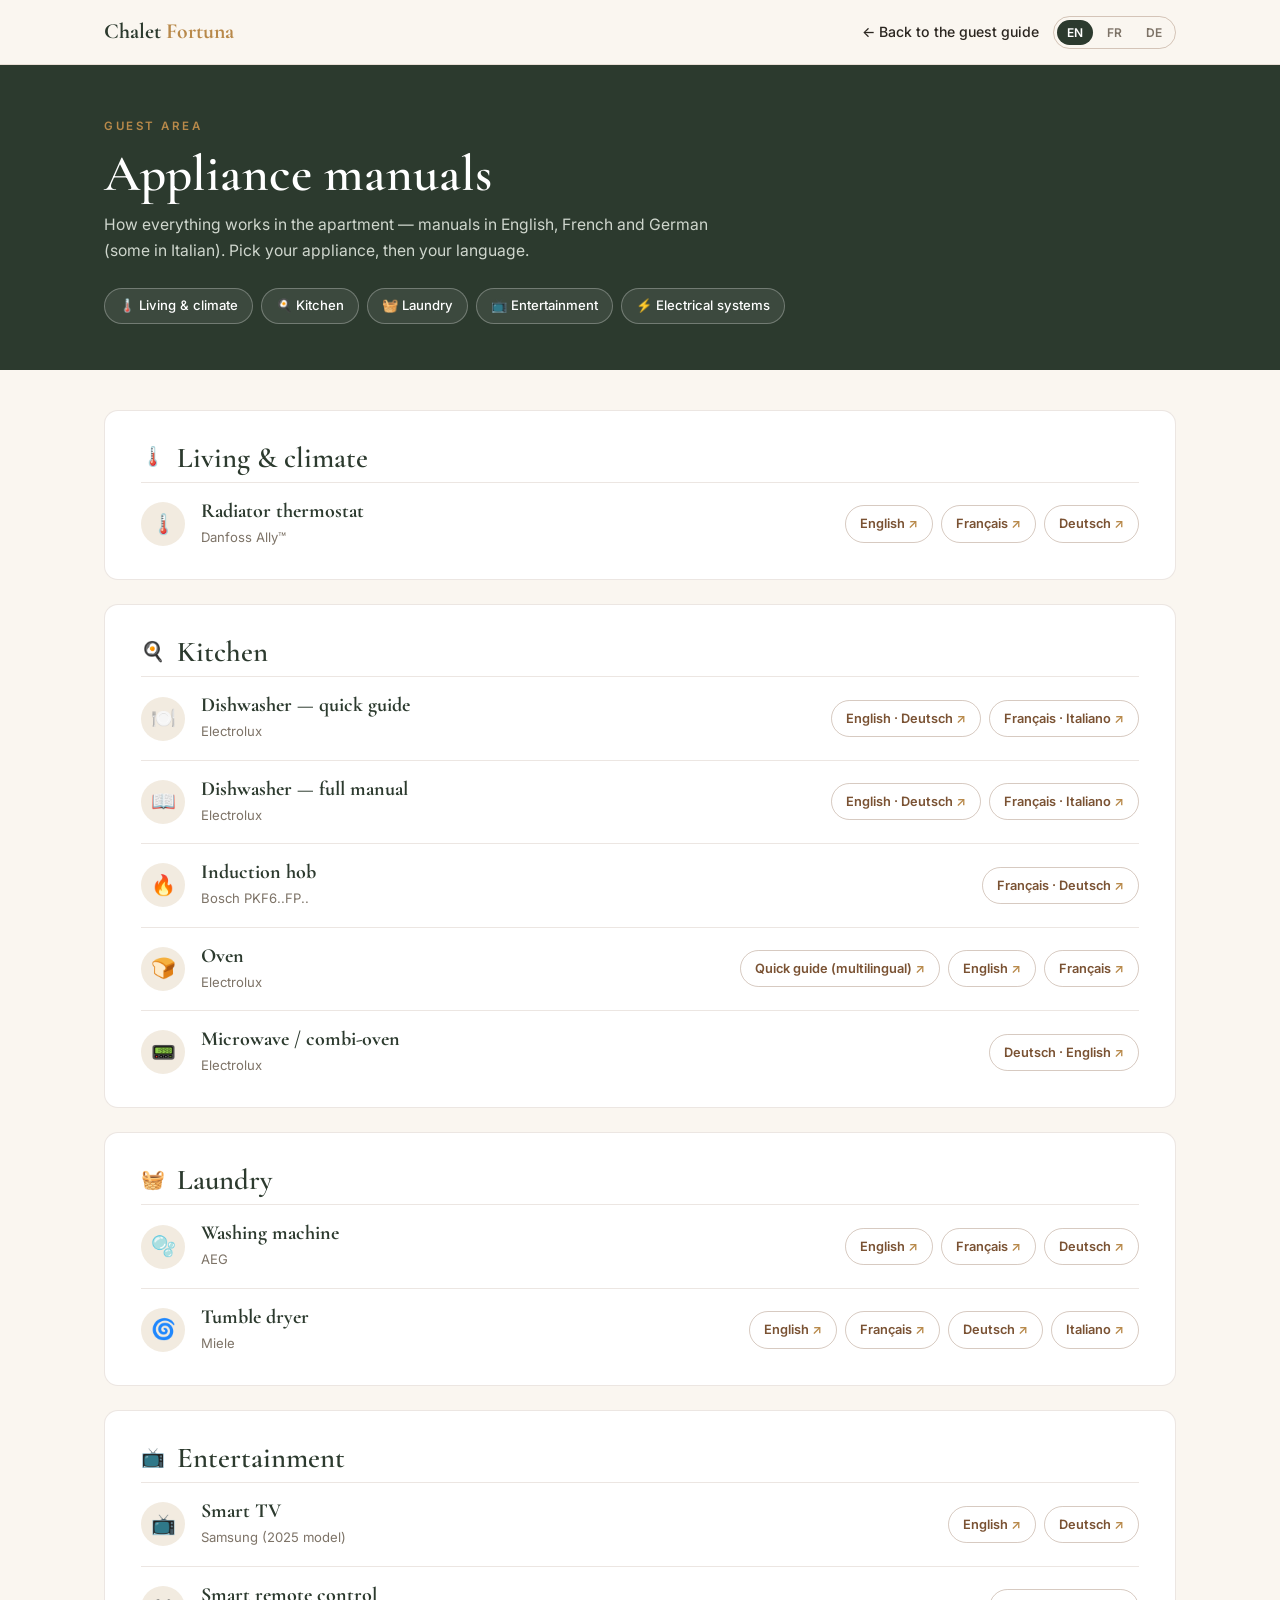
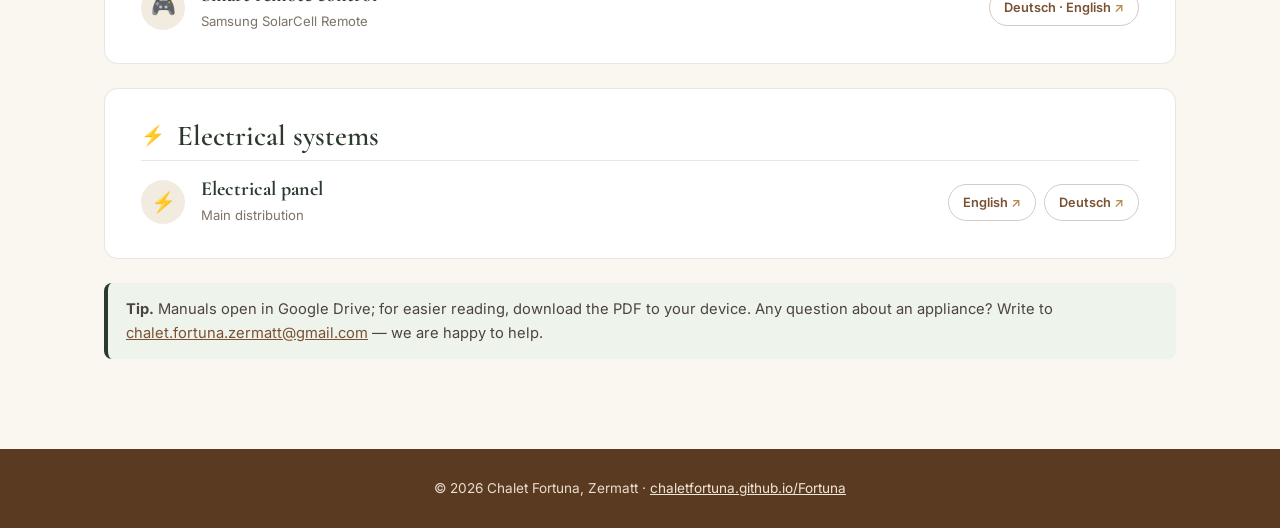
<file: fortuna_appliances.html>
<!DOCTYPE html>
<html lang="en">
<head>
<meta charset="UTF-8">
<meta name="viewport" content="width=device-width, initial-scale=1.0">
<meta name="robots" content="noindex, nofollow">
<title>Appliance manuals — Chalet Fortuna, Zermatt</title>
<link rel="preconnect" href="https://fonts.googleapis.com">
<link rel="preconnect" href="https://fonts.gstatic.com" crossorigin>
<link href="https://fonts.googleapis.com/css2?family=Cormorant+Garamond:wght@500;600;700&family=Inter:wght@400;500;600&display=swap" rel="stylesheet">
<link rel="icon" href="favicon.svg" type="image/svg+xml">
<meta name="theme-color" content="#2c3a2e">
<link rel="stylesheet" href="fortuna.css?v=2026-09-17">
<style>
/* Page-specific styles only — colours, fonts, nav, buttons and footer live in fortuna.css */
.page-head{background:var(--pine);color:#f4f1ea;padding:52px 0 46px}
.page-head h1{color:#fff;font-size:clamp(2.2rem,5vw,3.2rem);font-weight:600;line-height:1.1;margin-bottom:10px}
.page-head p{color:var(--on-dark);max-width:620px;font-size:.98rem}
.jump{display:flex;flex-wrap:wrap;gap:8px;margin-top:24px}
.jump a{text-decoration:none;color:#fff;font-size:.82rem;font-weight:500;border:1px solid rgba(255,255,255,.28);border-radius:20px;padding:6px 14px;background:rgba(255,255,255,.08)}
.jump a:hover{background:var(--gold);border-color:var(--gold)}
main.container{padding-top:40px;padding-bottom:72px}
.cat{padding:30px 36px 14px;margin-bottom:24px;scroll-margin-top:84px}
.cat h2{font-size:1.8rem;font-weight:600;line-height:1.15;display:flex;align-items:center;gap:12px;margin-bottom:8px}
.cat-ico{font-size:1.2rem}
.manual{display:flex;align-items:center;gap:16px;padding:16px 0;border-top:1px solid var(--line)}
.manual-ico{flex:none;width:44px;height:44px;border-radius:50%;background:var(--cream-2);display:flex;align-items:center;justify-content:center;font-size:1.25rem}
.manual-name{flex:1;min-width:0}
.manual-name b{display:block;font-family:var(--serif);font-size:1.25rem;font-weight:700;color:var(--pine);line-height:1.2}
.manual-name span{font-size:.82rem;color:var(--muted)}
.manual-langs{display:flex;flex-wrap:wrap;gap:8px;justify-content:flex-end}
.manual-langs a{text-decoration:none;font-size:.8rem;font-weight:600;color:var(--wood);border:1px solid var(--line-strong);border-radius:20px;padding:7px 14px;white-space:nowrap;transition:.2s}
.manual-langs a::after{content:" ↗";color:var(--gold)}
.manual-langs a:hover{background:var(--gold);border-color:var(--gold);color:#fff}
.manual-langs a:hover::after{color:#fff}
@media(max-width:640px){
  .cat{padding:22px 20px 8px}
  .manual{flex-wrap:wrap}
  .manual-langs{width:100%;justify-content:flex-start;padding-left:60px}
}
</style>
<!-- Visitor statistics (GoatCounter, no cookies) -->
<script data-goatcounter="https://villasfortuna.goatcounter.com/count" async src="//gc.zgo.at/count.js"></script>
</head>
<body>

<nav>
  <div class="container nav-inner">
    <a href="index.html" class="brand">Chalet <span>Fortuna</span></a>
    <div class="nav-right">
      <a href="guest.html" id="backLink">← <span class="nav-long" data-t="back">Back to the guest guide</span><span class="nav-short" data-t="back_short">Guest guide</span></a>
      <div class="lang" aria-label="Language">
        <button data-lang="en" class="active">EN</button>
        <button data-lang="fr">FR</button>
        <button data-lang="de">DE</button>
      </div>
    </div>
  </div>
</nav>

<header class="page-head">
  <div class="container">
    <div class="section-label" data-t="label">Guest area</div>
    <h1 data-t="h1">Appliance manuals</h1>
    <p data-t="intro">How everything works in the apartment — manuals in English, French and German (some in Italian). Pick your appliance, then your language.</p>
    <div class="jump"><a href="#climate">🌡️ <span data-t="c_climate">Living &amp; climate</span></a><a href="#kitchen">🍳 <span data-t="c_kitchen">Kitchen</span></a><a href="#laundry">🧺 <span data-t="c_laundry">Laundry</span></a><a href="#tv">📺 <span data-t="c_tv">Entertainment</span></a><a href="#electric">⚡ <span data-t="c_electric">Electrical systems</span></a></div>
  </div>
</header>

<main class="container">
  <!-- To add a manual: copy one <div class="manual">…</div> block and change the name, brand and Google Drive links. -->

    <!-- ===== LIVING & CLIMATE ===== -->
    <section class="panel cat" id="climate">
      <h2><span class="cat-ico">🌡️</span><span data-t="c_climate">Living &amp; climate</span></h2>
      <div class="manual">
        <span class="manual-ico">🌡️</span>
        <div class="manual-name"><b data-t="n_thermo">Radiator thermostat</b><span>Danfoss Ally™</span></div>
        <div class="manual-langs">
          <a href="https://drive.google.com/file/d/1aDeKR5OVqIhlaNCeUjsejx7bUrwEfY3k/view?usp=drivesdk" target="_blank" rel="noopener">English</a>
          <a href="https://drive.google.com/file/d/13-buYyTfqZ6dkatYB8R_QvemQt4rkiOA/view?usp=drivesdk" target="_blank" rel="noopener">Français</a>
          <a href="https://drive.google.com/file/d/1v-3bJww5oPzD93eryQGzHuhL8JuT0--V/view?usp=drivesdk" target="_blank" rel="noopener">Deutsch</a>
        </div>
      </div>
    </section>

    <!-- ===== KITCHEN ===== -->
    <section class="panel cat" id="kitchen">
      <h2><span class="cat-ico">🍳</span><span data-t="c_kitchen">Kitchen</span></h2>
      <div class="manual">
        <span class="manual-ico">🍽️</span>
        <div class="manual-name"><b data-t="n_dw_quick">Dishwasher — quick guide</b><span>Electrolux</span></div>
        <div class="manual-langs">
          <a href="https://drive.google.com/file/d/1-eoKTKVN6IpxRtbsRnpDvMhy6vg-qkaU/view?usp=drivesdk" target="_blank" rel="noopener">English · Deutsch</a>
          <a href="https://drive.google.com/file/d/1F3r5jazIMgt2Ht1pj_UiSR-zc0PcLXEy/view?usp=drivesdk" target="_blank" rel="noopener">Français · Italiano</a>
        </div>
      </div>
      <div class="manual">
        <span class="manual-ico">📖</span>
        <div class="manual-name"><b data-t="n_dw_full">Dishwasher — full manual</b><span>Electrolux</span></div>
        <div class="manual-langs">
          <a href="https://drive.google.com/file/d/13wnEajyuE6fE-lwm-wdoSfvTfcsvDBcO/view?usp=drivesdk" target="_blank" rel="noopener">English · Deutsch</a>
          <a href="https://drive.google.com/file/d/1sEASZGZA48uBGiicKHFPK5xJuULh8R_m/view?usp=drivesdk" target="_blank" rel="noopener">Français · Italiano</a>
        </div>
      </div>
      <div class="manual">
        <span class="manual-ico">🔥</span>
        <div class="manual-name"><b data-t="n_hob">Induction hob</b><span>Bosch PKF6..FP..</span></div>
        <div class="manual-langs">
          <a href="https://drive.google.com/file/d/1qqRWzvHj3i2SmWsIN9m_lDsKyZ5CeQXY/view?usp=drivesdk" target="_blank" rel="noopener">Français · Deutsch</a>
        </div>
      </div>
      <div class="manual">
        <span class="manual-ico">🍞</span>
        <div class="manual-name"><b data-t="n_oven">Oven</b><span>Electrolux</span></div>
        <div class="manual-langs">
          <a href="https://drive.google.com/file/d/1Tnv_SKfDZHAHhCWsezUr-QceetkAKAcb/view?usp=drivesdk" target="_blank" rel="noopener" data-t="quick_multi">Quick guide (multilingual)</a>
          <a href="https://drive.google.com/file/d/1ayAmwTxreKbAXAFdHE7IAZKYfPHrVQvZ/view?usp=drivesdk" target="_blank" rel="noopener">English</a>
          <a href="https://drive.google.com/file/d/1KNr3b0YL8QyTyOYCmPr3uO2qI3RsWKCh/view?usp=drivesdk" target="_blank" rel="noopener">Français</a>
        </div>
      </div>
      <div class="manual">
        <span class="manual-ico">📟</span>
        <div class="manual-name"><b data-t="n_micro">Microwave / combi-oven</b><span>Electrolux</span></div>
        <div class="manual-langs">
          <a href="https://drive.google.com/file/d/1WI-yNgwLds47OgZrVPdVxQ90D3_4O1NT/view?usp=drivesdk" target="_blank" rel="noopener">Deutsch · English</a>
        </div>
      </div>
    </section>

    <!-- ===== LAUNDRY ===== -->
    <section class="panel cat" id="laundry">
      <h2><span class="cat-ico">🧺</span><span data-t="c_laundry">Laundry</span></h2>
      <div class="manual">
        <span class="manual-ico">🫧</span>
        <div class="manual-name"><b data-t="n_wash">Washing machine</b><span>AEG</span></div>
        <div class="manual-langs">
          <a href="https://drive.google.com/file/d/1_nu7Faybmebd486_SMKDH_r5TZLjmhmq/view?usp=drivesdk" target="_blank" rel="noopener">English</a>
          <a href="https://drive.google.com/file/d/1OcnLarT9Z44Elj7Z5GOh4oqttQjxQQu2/view?usp=drivesdk" target="_blank" rel="noopener">Français</a>
          <a href="https://drive.google.com/file/d/17FpuKlRe8kkCipsKmBdOPwSbBuriPQ2h/view?usp=drivesdk" target="_blank" rel="noopener">Deutsch</a>
        </div>
      </div>
      <div class="manual">
        <span class="manual-ico">🌀</span>
        <div class="manual-name"><b data-t="n_dryer">Tumble dryer</b><span>Miele</span></div>
        <div class="manual-langs">
          <a href="https://drive.google.com/file/d/1FToDONXFjPRTufOM7lfmKXXcjKWnbgiU/view?usp=drivesdk" target="_blank" rel="noopener">English</a>
          <a href="https://drive.google.com/file/d/1QPq0lhuKLuiRxph8tUxMGYTNcSzycaXQ/view?usp=drivesdk" target="_blank" rel="noopener">Français</a>
          <a href="https://drive.google.com/file/d/1vlP3Tf2adCz__bj7YNg7MZne8PB9AKtD/view?usp=drivesdk" target="_blank" rel="noopener">Deutsch</a>
          <a href="https://drive.google.com/file/d/1Db2yrSfKxPYg8RSjZTA17DcVutWDCNN3/view?usp=drivesdk" target="_blank" rel="noopener">Italiano</a>
        </div>
      </div>
    </section>

    <!-- ===== ENTERTAINMENT ===== -->
    <section class="panel cat" id="tv">
      <h2><span class="cat-ico">📺</span><span data-t="c_tv">Entertainment</span></h2>
      <div class="manual">
        <span class="manual-ico">📺</span>
        <div class="manual-name"><b data-t="n_tv">Smart TV</b><span data-t="s_tv">Samsung (2025 model)</span></div>
        <div class="manual-langs">
          <a href="https://drive.google.com/file/d/17o3YeAk6CrefgtGYR171iZG97NCu1hXc/view?usp=drivesdk" target="_blank" rel="noopener">English</a>
          <a href="https://drive.google.com/file/d/1ydyxmINuIJ7q0tIHCf4q6GDYeOpj8Rv2/view?usp=drivesdk" target="_blank" rel="noopener">Deutsch</a>
        </div>
      </div>
      <div class="manual">
        <span class="manual-ico">🎮</span>
        <div class="manual-name"><b data-t="n_remote">Smart remote control</b><span>Samsung SolarCell Remote</span></div>
        <div class="manual-langs">
          <a href="https://drive.google.com/file/d/1s7w-Hzll6rSeMPO8JvxlJaDI0TJAQOTW/view?usp=drivesdk" target="_blank" rel="noopener">Deutsch · English</a>
        </div>
      </div>
    </section>

    <!-- ===== ELECTRICAL SYSTEMS ===== -->
    <section class="panel cat" id="electric">
      <h2><span class="cat-ico">⚡</span><span data-t="c_electric">Electrical systems</span></h2>
      <div class="manual">
        <span class="manual-ico">⚡</span>
        <div class="manual-name"><b data-t="n_panel">Electrical panel</b><span data-t="s_panel">Main distribution</span></div>
        <div class="manual-langs">
          <a href="https://drive.google.com/file/d/1UYjOrJHfrp_DH5SnKbCO34X5B3hOOyds/view?usp=drivesdk" target="_blank" rel="noopener">English</a>
          <a href="https://drive.google.com/file/d/1zAkX_WUfQlIVotxJN1WJed1PiQucsCQh/view?usp=drivesdk" target="_blank" rel="noopener">Deutsch</a>
        </div>
      </div>
    </section>

  <div class="g-callout g-contact" data-t="tip"><b>Tip.</b> Manuals open in Google Drive; for easier reading, download the PDF to your device. Any question about an appliance? Write to <a href="mailto:chalet.fortuna.zermatt@gmail.com?Subject=Chalet%20Fortuna%20%E2%80%94%20appliance%20question">chalet.fortuna.zermatt@gmail.com</a> — we are happy to help.</div>
</main>

<footer class="foot-mini">
  <div class="container">© <span id="year"></span> Chalet Fortuna, Zermatt · <a href="index.html" id="footLink">chaletfortuna.github.io/Fortuna</a></div>
</footer>
<script>
document.getElementById('year').textContent=new Date().getFullYear();
/* EN / FR / DE — same choice as the rest of the site (localStorage "cf_lang", ?lang=fr|de) */
const M='<a href="mailto:chalet.fortuna.zermatt@gmail.com?Subject=Chalet%20Fortuna%20%E2%80%94%20appliance%20question">chalet.fortuna.zermatt@gmail.com</a>';
const T={
en:{title:'Appliance manuals — Chalet Fortuna guest area',back:'Back to the guest guide',back_short:'Guest guide',label:'Guest area',h1:'Appliance manuals',
 intro:'How everything works in the apartment — manuals in English, French and German (some in Italian). Pick your appliance, then your language.',
 c_climate:'Living &amp; climate',c_kitchen:'Kitchen',c_laundry:'Laundry',c_tv:'Entertainment',c_electric:'Electrical systems',
 n_thermo:'Radiator thermostat',n_dw_quick:'Dishwasher — quick guide',n_dw_full:'Dishwasher — full manual',n_hob:'Induction hob',n_oven:'Oven',n_micro:'Microwave / combi-oven',
 n_wash:'Washing machine',n_dryer:'Tumble dryer',n_tv:'Smart TV',n_remote:'Smart remote control',n_panel:'Electrical panel',s_tv:'Samsung (2025 model)',s_panel:'Main distribution',
 quick_multi:'Quick guide (multilingual)',
 tip:'<b>Tip.</b> Manuals open in Google Drive; for easier reading, download the PDF to your device. Any question about an appliance? Write to '+M+' — we are happy to help.'},
fr:{title:'Modes d’emploi — espace invités du Chalet Fortuna',back:'Retour au guide invités',back_short:'Guide invités',label:'Espace invités',h1:'Modes d’emploi des appareils',
 intro:'Comment tout fonctionne dans l’appartement — modes d’emploi en anglais, français et allemand (certains en italien). Choisissez l’appareil, puis la langue.',
 c_climate:'Séjour &amp; chauffage',c_kitchen:'Cuisine',c_laundry:'Buanderie',c_tv:'Divertissement',c_electric:'Installation électrique',
 n_thermo:'Thermostat de radiateur',n_dw_quick:'Lave-vaisselle — guide rapide',n_dw_full:'Lave-vaisselle — notice complète',n_hob:'Plaque à induction',n_oven:'Four',n_micro:'Micro-ondes / four combiné',
 n_wash:'Lave-linge',n_dryer:'Sèche-linge',n_tv:'Smart TV',n_remote:'Télécommande intelligente',n_panel:'Tableau électrique',s_tv:'Samsung (modèle 2025)',s_panel:'Distribution principale',
 quick_multi:'Guide rapide (multilingue)',
 tip:'<b>Astuce.</b> Les modes d’emploi s’ouvrent dans Google Drive ; pour une lecture plus confortable, téléchargez le PDF sur votre appareil. Une question sur un appareil ? Écrivez à '+M+' — nous vous aiderons volontiers.'},
de:{title:'Bedienungsanleitungen — Gästebereich Chalet Fortuna',back:'Zurück zum Gästeführer',back_short:'Gästeführer',label:'Gästebereich',h1:'Bedienungsanleitungen',
 intro:'Wie in der Wohnung alles funktioniert — Anleitungen auf Englisch, Französisch und Deutsch (teilweise auf Italienisch). Wählen Sie das Gerät, dann die Sprache.',
 c_climate:'Wohnen &amp; Heizung',c_kitchen:'Küche',c_laundry:'Wäsche',c_tv:'Unterhaltung',c_electric:'Elektrische Anlagen',
 n_thermo:'Heizkörperthermostat',n_dw_quick:'Geschirrspüler — Kurzanleitung',n_dw_full:'Geschirrspüler — vollständige Anleitung',n_hob:'Induktionskochfeld',n_oven:'Backofen',n_micro:'Mikrowelle / Kombi-Backofen',
 n_wash:'Waschmaschine',n_dryer:'Tumbler',n_tv:'Smart-TV',n_remote:'Smart-Fernbedienung',n_panel:'Sicherungskasten',s_tv:'Samsung (Modell 2025)',s_panel:'Hauptverteilung',
 quick_multi:'Kurzanleitung (mehrsprachig)',
 tip:'<b>Tipp.</b> Die Anleitungen öffnen sich in Google Drive; zum bequemeren Lesen laden Sie das PDF auf Ihr Gerät herunter. Fragen zu einem Gerät? Schreiben Sie an '+M+' — wir helfen gerne.'}
};
const urlLang=new URLSearchParams(location.search).get('lang');
let lang=(urlLang&&urlLang.toLowerCase())||(()=>{try{return localStorage.getItem('cf_lang');}catch{return null;}})()||(navigator.language||'en').slice(0,2);
if(!T[lang]) lang='en';
function applyLang(l){
  lang=l; try{localStorage.setItem('cf_lang',l);}catch{}
  document.documentElement.lang=l; document.title=T[l].title;
  document.querySelectorAll('[data-t]').forEach(el=>{const v=T[l][el.dataset.t]; if(v!==undefined) el.innerHTML=v;});
  const q=l==='en'?'':'?lang='+l;
  document.getElementById('backLink').href='guest.html'+q; document.getElementById('footLink').href='index.html'+q;
  document.querySelectorAll('.lang button').forEach(b=>b.classList.toggle('active',b.dataset.lang===l));
  if(urlLang!==null||l!=='en'){try{history.replaceState(null,'',(l==='en'?location.pathname:'?lang='+l)+location.hash);}catch{}}
}
document.querySelectorAll('.lang button').forEach(b=>b.addEventListener('click',()=>applyLang(b.dataset.lang)));
applyLang(lang);
</script>
</body>
</html>
</file>
<file: fortuna.css>
/* =====================================================================
   CHALET FORTUNA — shared design system
   One stylesheet for every page (index.html, guest.html,
   fortuna_appliances.html) so the whole site keeps the same mood:
   pine green · warm wood · cream · gold, Cormorant Garamond + Inter.
   Change a colour or a font HERE and it changes everywhere.
   ===================================================================== */

/* ---------- 1. Design tokens ---------- */
:root{
  /* colour */
  --pine:#2c3a2e;        /* dark green: headings, dark bands            */
  --pine-soft:#eef3ec;   /* pale green: "available", contact call-outs   */
  --wood:#7a5233;        /* links, sub-headings                          */
  --wood-dark:#5a3b22;   /* footer                                       */
  --cream:#faf6f0;       /* page background                              */
  --cream-2:#f2ebe0;     /* alternate band, chips                        */
  --cream-3:#eadfce;     /* hover on cream-2                             */
  --ink:#2b2620;         /* body text                                    */
  --ink-soft:#4d453c;    /* paragraphs                                   */
  --muted:#7d7367;       /* captions, hints                              */
  --gold:#b8894a;        /* accent: labels, primary buttons              */
  --gold-dark:#a2763b;   /* accent hover                                 */
  --on-dark:#cfd6cd;     /* secondary text on pine                       */
  --booked:#d9c9b8;
  --red:#a8402f;
  --white:#fff;
  --line:rgba(122,82,51,.14);        /* hairlines and card borders       */
  --line-strong:rgba(122,82,51,.3);  /* inputs, pills                    */
  /* shape */
  --radius:14px; --radius-sm:10px; --pill:30px;
  --shadow:0 10px 40px rgba(43,38,32,.12);
  --shadow-sm:0 4px 18px rgba(43,38,32,.07);
  /* type */
  --serif:'Cormorant Garamond',Georgia,'Times New Roman',serif;
  --sans:'Inter',-apple-system,BlinkMacSystemFont,'Segoe UI',Roboto,sans-serif;
  --nav-h:64px;
}

/* ---------- 2. Base ---------- */
*{margin:0;padding:0;box-sizing:border-box}
html{scroll-behavior:smooth;scroll-padding-top:calc(var(--nav-h) + 16px)}
body{font-family:var(--sans);color:var(--ink);background:var(--cream);line-height:1.65;-webkit-font-smoothing:antialiased}
h1,h2,h3,h4,.serif{font-family:var(--serif);color:var(--pine)}
img{max-width:100%;display:block}
a{color:var(--wood)}
:focus-visible{outline:2px solid var(--gold);outline-offset:2px;border-radius:4px}
.container{max-width:1120px;margin:0 auto;padding:0 24px}
.section-label{letter-spacing:.22em;text-transform:uppercase;font-size:.72rem;font-weight:600;color:var(--gold);margin-bottom:10px}

/* ---------- 3. Navigation bar ---------- */
nav{position:sticky;top:0;z-index:50;background:rgba(250,246,240,.92);-webkit-backdrop-filter:blur(10px);backdrop-filter:blur(10px);border-bottom:1px solid var(--line)}
.nav-inner{display:flex;align-items:center;justify-content:space-between;height:var(--nav-h);gap:14px}
.brand{font-family:var(--serif);font-size:1.35rem;font-weight:700;color:var(--pine);text-decoration:none;white-space:nowrap}
.brand span{color:var(--gold)}
.nav-links{display:flex;gap:22px;align-items:center;list-style:none}
.nav-links a,.nav-right a{text-decoration:none;font-size:.88rem;font-weight:500;color:var(--ink);white-space:nowrap}
.nav-links a:hover,.nav-right a:hover{color:var(--gold)}
.nav-links a.nav-guest{border:1px solid rgba(184,137,74,.55);border-radius:20px;padding:6px 14px;color:var(--gold);font-weight:600}
.nav-links a.nav-guest:hover{background:var(--gold);color:#fff}
.nav-right{display:flex;gap:14px;align-items:center;font-size:.88rem}
.nav-short{display:none}
.lang{display:flex;gap:4px;border:1px solid var(--line-strong);border-radius:20px;padding:3px}
.lang button{border:0;background:none;font:600 .75rem var(--sans);padding:5px 10px;border-radius:16px;cursor:pointer;color:var(--muted)}
.lang button.active{background:var(--pine);color:#fff}
.burger{display:none;background:none;border:0;font-size:1.5rem;cursor:pointer;color:var(--pine)}

/* ---------- 4. Buttons ---------- */
.btn{display:inline-block;padding:13px 28px;border-radius:var(--pill);text-decoration:none;font:600 .92rem var(--sans);border:0;cursor:pointer;transition:.2s;text-align:center}
.btn-gold{background:var(--gold);color:#fff}
.btn-gold:hover{background:var(--gold-dark)}
.btn-white{background:#fff;color:var(--pine)}
.btn-white:hover{background:var(--cream-2)}
.btn-outline{border:1.5px solid #fff;color:#fff}                /* on photos */
.btn-outline:hover{background:#fff;color:var(--pine)}
.btn-ghost{border:1.5px solid rgba(44,58,46,.35);color:var(--pine);background:none}   /* on cream */
.btn-ghost:hover{background:var(--cream-2)}
.on-dark .btn-ghost{border-color:rgba(255,255,255,.5);color:#fff}                      /* on pine  */
.on-dark .btn-ghost:hover{background:rgba(255,255,255,.1)}
.btn-sm{padding:8px 16px;font-size:.8rem}

/* ---------- 5. Surfaces ---------- */
.panel{background:#fff;border:1px solid var(--line);border-radius:var(--radius)}
.g-callout{background:var(--cream-2);border-left:4px solid var(--gold);border-radius:8px;padding:14px 18px;margin:14px 0 18px;font-size:.92rem;color:var(--ink-soft)}
.g-warn{background:#fbeeea;border-left-color:var(--red)}
.g-contact{background:var(--pine-soft);border-left-color:var(--pine)}

/* ---------- 6. Lightbox ---------- */
.lightbox{position:fixed;inset:0;background:rgba(20,18,15,.93);z-index:100;display:none;align-items:center;justify-content:center;flex-direction:column}
.lightbox.open{display:flex}
.lightbox img{max-width:92vw;max-height:86vh;border-radius:8px}

/* ---------- 7. Footer ---------- */
footer{background:var(--wood-dark);color:#e8ddd0;padding:48px 0 32px}
footer a{color:#f0e6d8}
footer .brand{color:#fff;font-size:1.5rem}
.foot-grid{display:flex;justify-content:space-between;flex-wrap:wrap;gap:28px;margin-bottom:30px}
footer small{color:#bfae9b;display:block;text-align:center;border-top:1px solid rgba(255,255,255,.15);padding-top:22px}
footer.foot-mini{padding:28px 0;font-size:.85rem;text-align:center}

/* ---------- 8. Responsive & motion ---------- */
@media(max-width:1000px){
  .nav-links{display:none;position:absolute;top:var(--nav-h);left:0;right:0;background:var(--cream);flex-direction:column;padding:18px;border-bottom:1px solid var(--line-strong)}
  .nav-links.open{display:flex}
  .burger{display:block}
}
@media(max-width:560px){
  .nav-long{display:none}
  .nav-short{display:inline}
}
@media(prefers-reduced-motion:reduce){
  html{scroll-behavior:auto}
  *{transition:none!important;animation-duration:.01ms!important}
}
</file>
